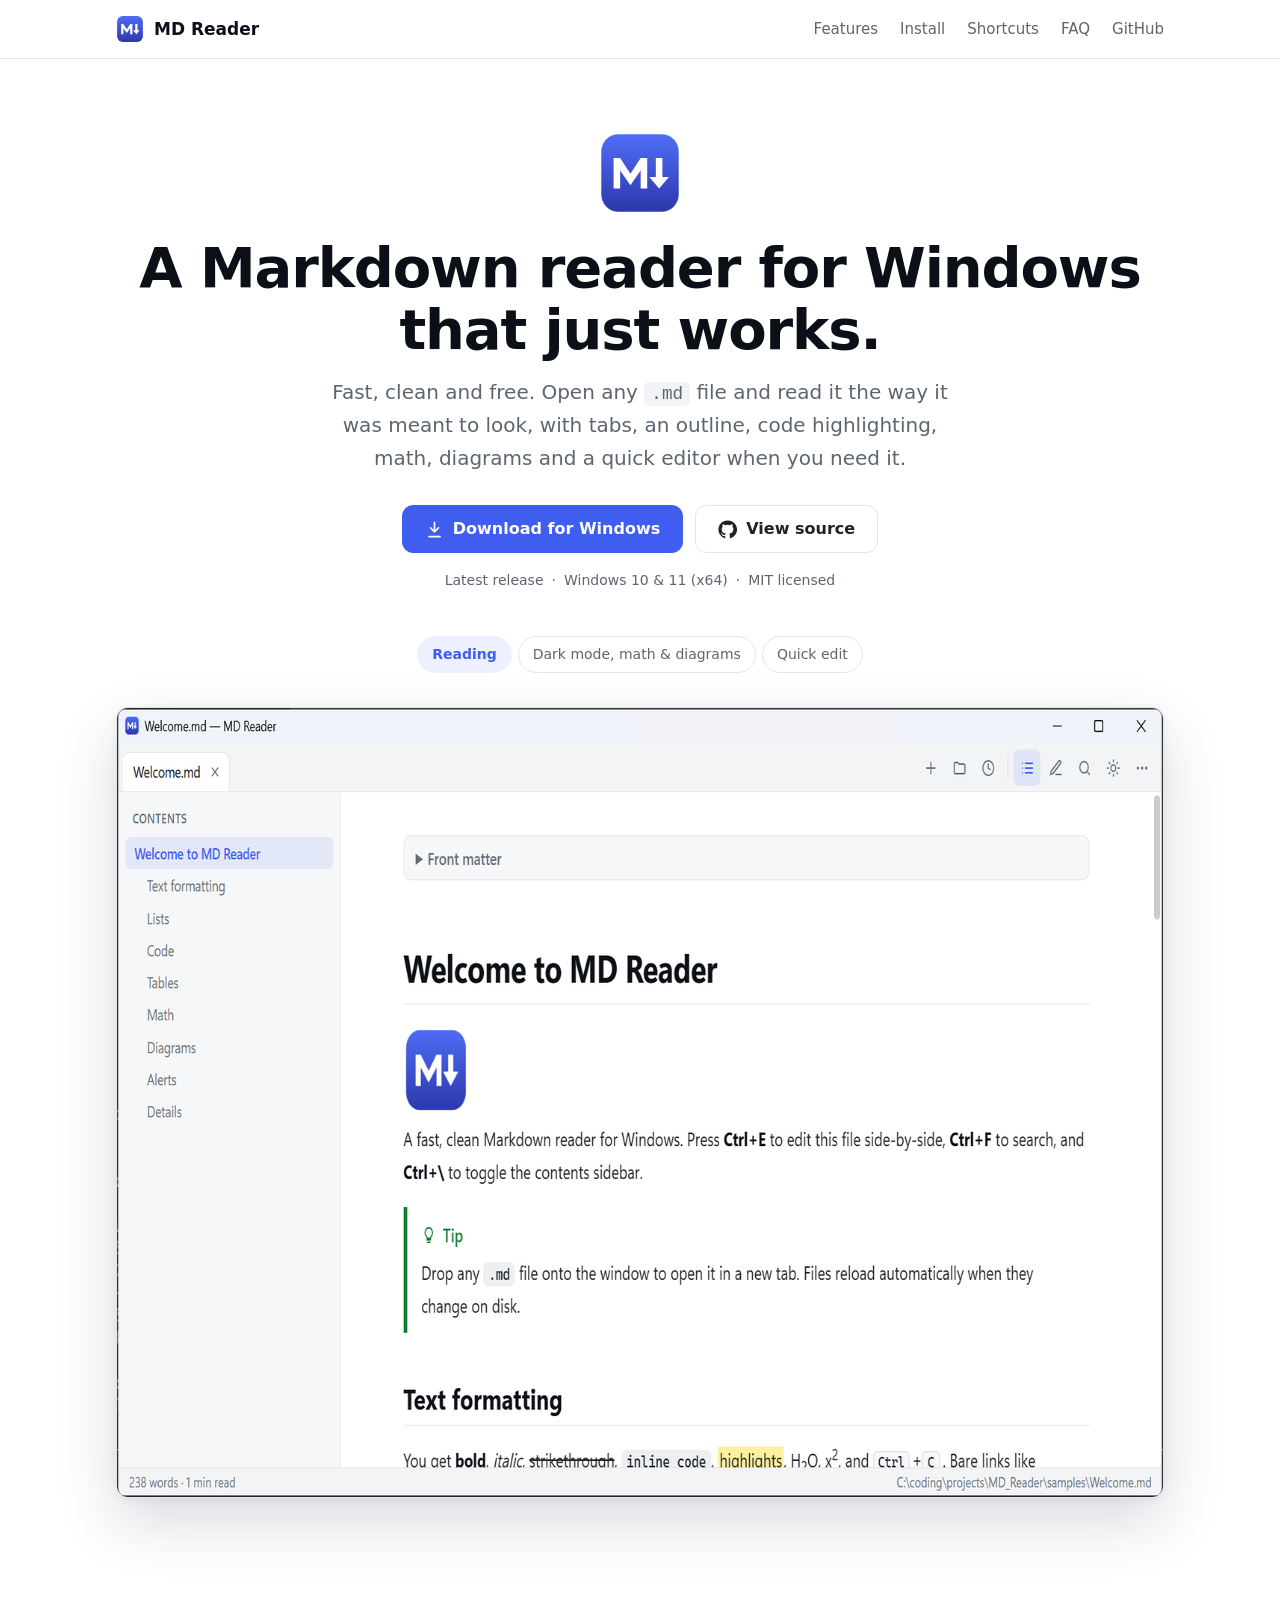
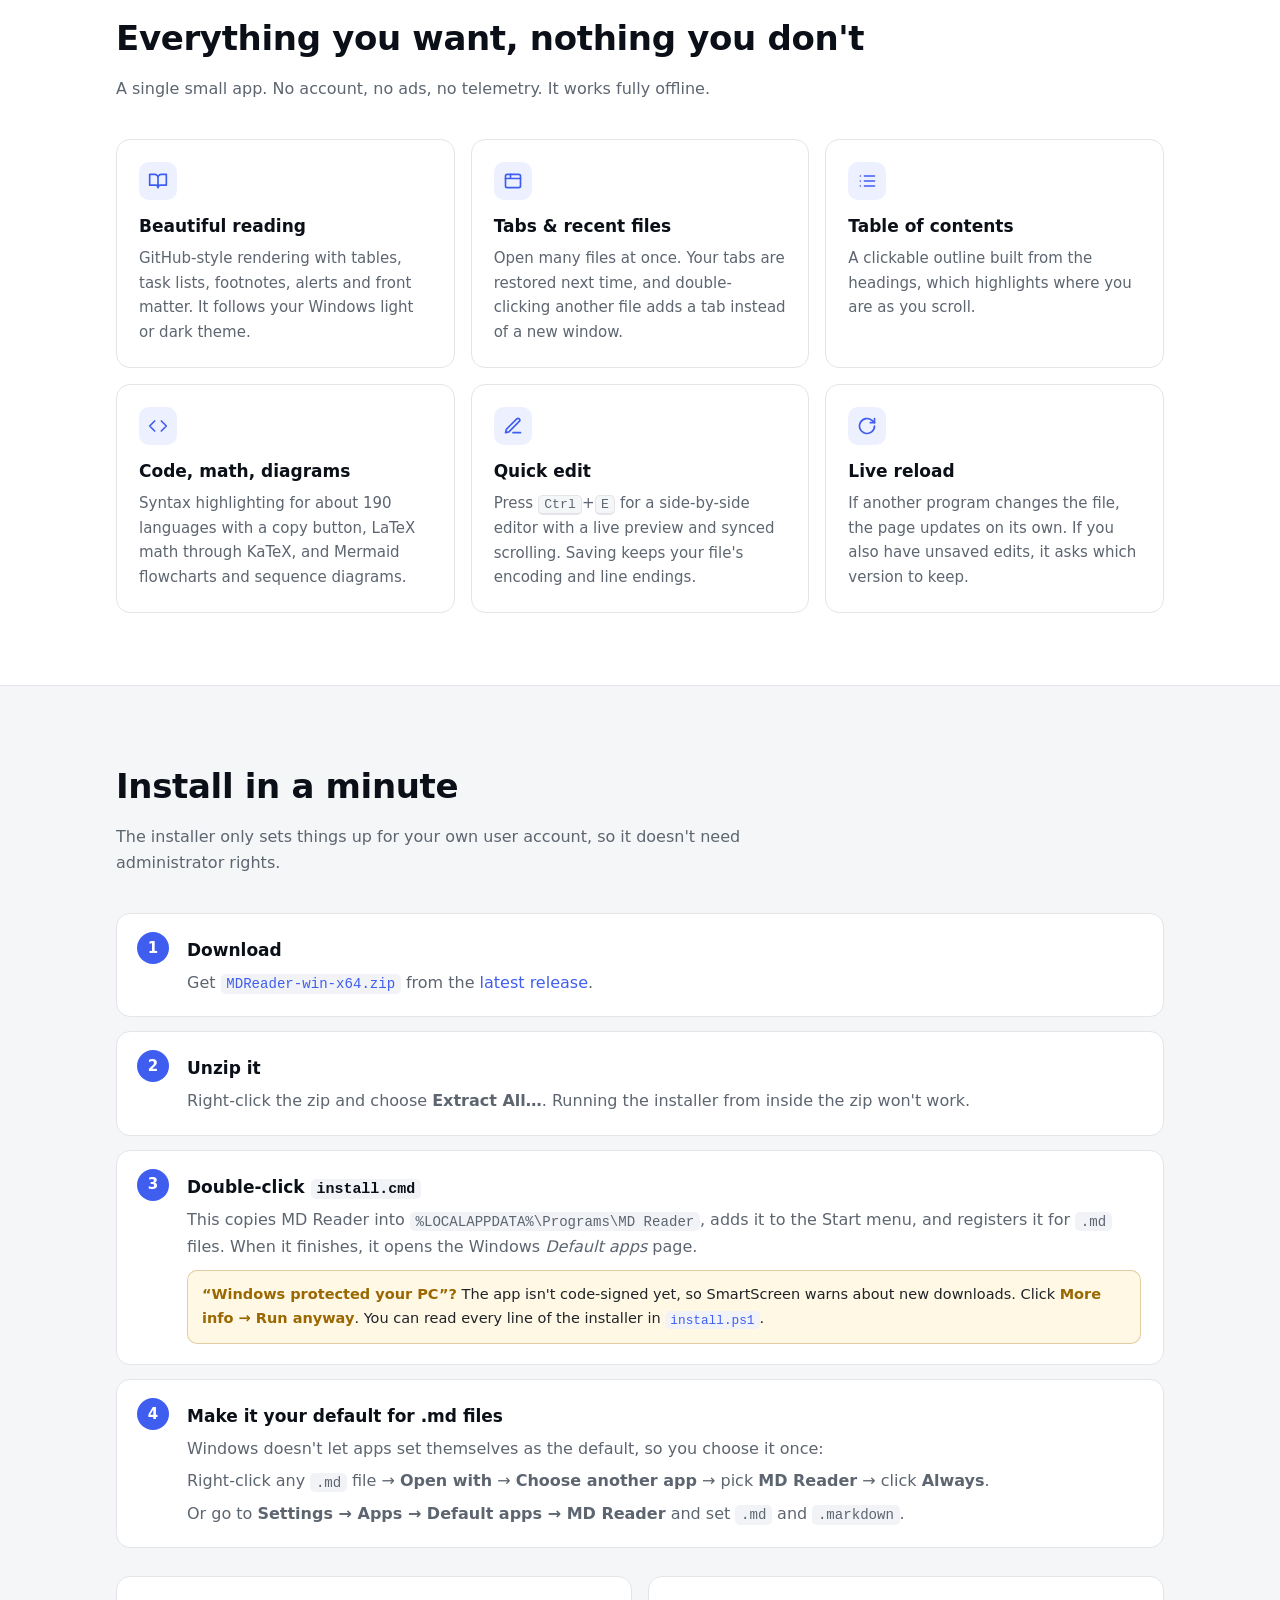
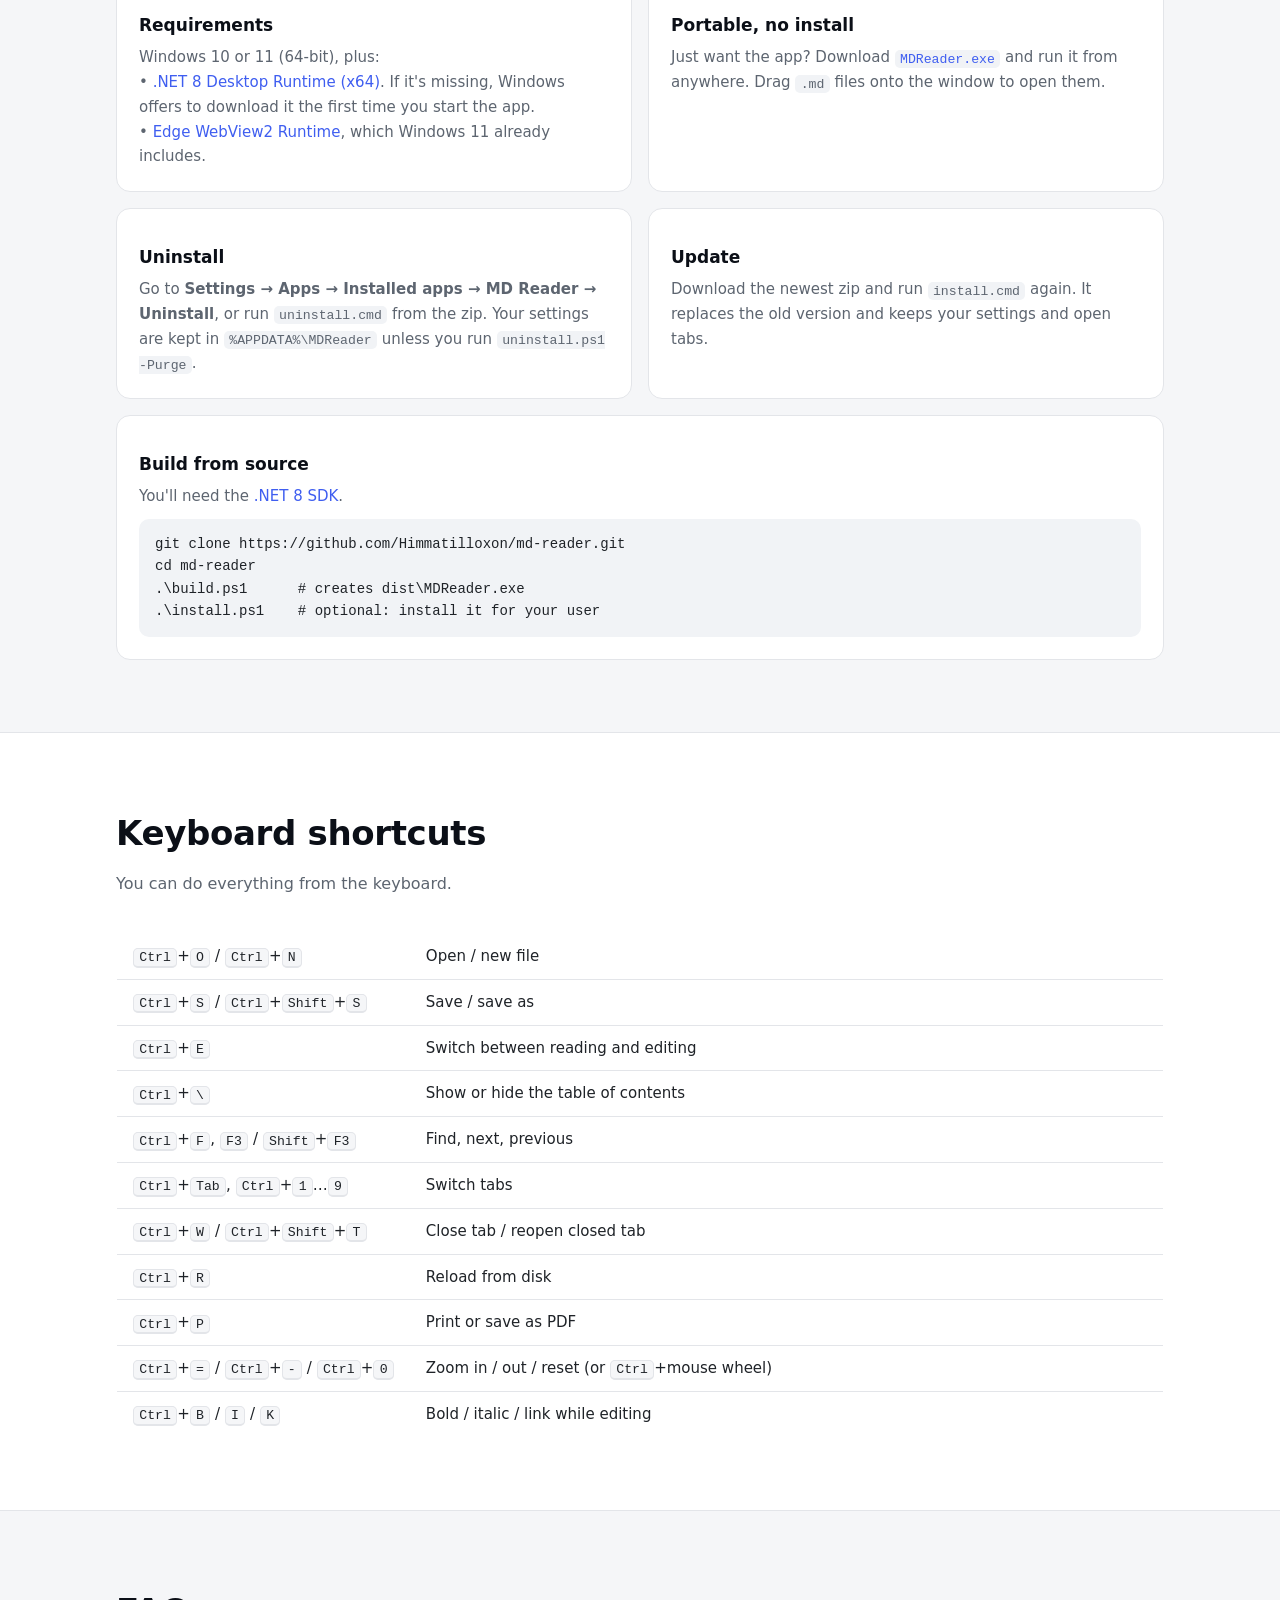
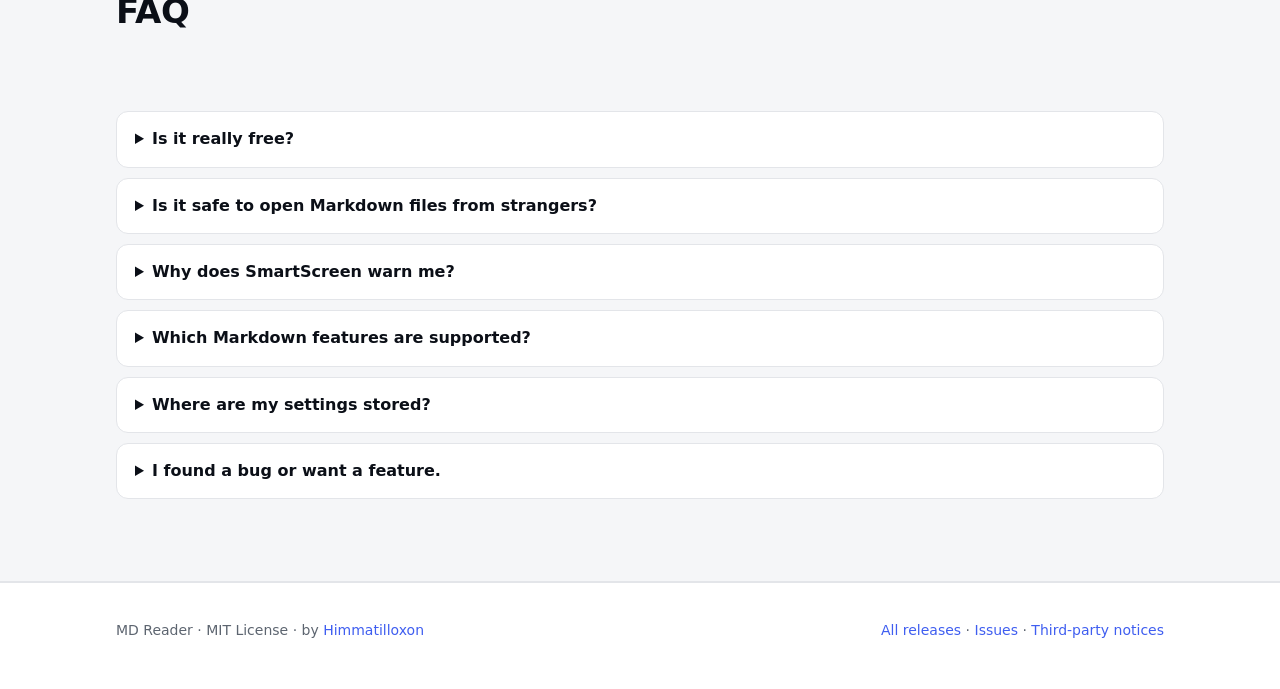
<file: docs/index.html>
<!doctype html>
<html lang="en">
<head>
<meta charset="utf-8">
<meta name="viewport" content="width=device-width, initial-scale=1">
<title>MD Reader — a fast, clean Markdown reader for Windows</title>
<meta name="description" content="Free and open-source Markdown reader and editor for Windows. Tabs, table of contents, code highlighting, math, Mermaid diagrams, dark mode, live reload.">
<meta property="og:title" content="MD Reader — Markdown reader for Windows">
<meta property="og:description" content="Free, open-source, fast. Tabs, outline, math, diagrams, dark mode, quick edit.">
<meta property="og:image" content="https://himmatilloxon.github.io/md-reader/screenshots/light.png">
<link rel="icon" href="logo.svg" type="image/svg+xml">
<style>
  :root {
    --bg: #ffffff; --bg-soft: #f5f6f8; --card: #ffffff; --border: #e3e5e9;
    --text: #1f2328; --strong: #0b0f17; --muted: #5d6570;
    --accent: #3f5ef0; --accent-ink: #ffffff; --accent-soft: rgba(63, 94, 240, .09);
    --code-bg: #f1f3f6; --warn: #9a6700; --warn-bg: #fff8e5;
    --shadow: 0 24px 60px rgba(20, 30, 60, .16), 0 2px 8px rgba(20, 30, 60, .06);
    --font: "Segoe UI Variable Text", "Segoe UI", system-ui, -apple-system, sans-serif;
    --mono: "Cascadia Mono", Consolas, ui-monospace, monospace;
    color-scheme: light;
  }
  @media (prefers-color-scheme: dark) {
    :root:not([data-theme="light"]) {
      --bg: #111318; --bg-soft: #171a20; --card: #191c23; --border: #2a2e37;
      --text: #dce0e6; --strong: #f4f6f9; --muted: #969daa;
      --accent: #7f97ff; --accent-ink: #0b0f17; --accent-soft: rgba(127, 151, 255, .12);
      --code-bg: #20242c; --warn: #e3b341; --warn-bg: #2a2412;
      --shadow: 0 24px 60px rgba(0, 0, 0, .55), 0 2px 8px rgba(0, 0, 0, .4);
      color-scheme: dark;
    }
  }
  * { box-sizing: border-box; }
  html { scroll-behavior: smooth; }
  body { margin: 0; background: var(--bg); color: var(--text); font: 16px/1.65 var(--font); -webkit-font-smoothing: antialiased; }
  a { color: var(--accent); text-decoration: none; }
  a:hover { text-decoration: underline; }
  img { max-width: 100%; display: block; }
  code, kbd { font-family: var(--mono); font-size: .88em; }
  code { background: var(--code-bg); padding: .12em .4em; border-radius: 5px; }
  kbd { border: 1px solid var(--border); border-bottom-width: 2px; border-radius: 5px; padding: .05em .4em; background: var(--bg-soft); white-space: nowrap; }
  .wrap { width: min(1080px, 100%); margin: 0 auto; padding: 0 16px; }

  header.top { position: sticky; top: 0; z-index: 10; background: color-mix(in srgb, var(--bg) 85%, transparent); backdrop-filter: blur(12px); border-bottom: 1px solid var(--border); }
  header.top .wrap { display: flex; align-items: center; gap: 20px; height: 58px; }
  .brand { display: flex; align-items: center; gap: 10px; font-weight: 650; color: var(--strong); font-size: 17px; }
  .brand img { width: 28px; height: 28px; }
  .brand:hover { text-decoration: none; }
  nav.links { margin-left: auto; display: flex; gap: 22px; font-size: 15px; }
  nav.links a { color: var(--muted); }
  nav.links a:hover { color: var(--text); text-decoration: none; }

  .hero { padding: 72px 0 40px; text-align: center; }
  .hero .logo { width: 84px; height: 84px; margin: 0 auto 22px; }
  .hero h1 { font-size: clamp(34px, 6vw, 56px); line-height: 1.1; margin: 0 0 16px; color: var(--strong); letter-spacing: -.02em; font-weight: 700; }
  .hero p.lead { font-size: clamp(17px, 2.2vw, 20px); color: var(--muted); max-width: 640px; margin: 0 auto 30px; }
  .cta { display: flex; gap: 12px; justify-content: center; flex-wrap: wrap; }
  .btn { display: inline-flex; align-items: center; gap: 9px; height: 48px; padding: 0 22px; border-radius: 11px; font-weight: 600; font-size: 16px; border: 1px solid var(--border); color: var(--text); background: var(--card); }
  .btn:hover { text-decoration: none; border-color: color-mix(in srgb, var(--accent) 50%, var(--border)); }
  .btn.primary { background: var(--accent); border-color: var(--accent); color: var(--accent-ink); }
  .btn.primary:hover { filter: brightness(1.07); }
  .btn svg { width: 19px; height: 19px; }
  .meta { margin-top: 16px; font-size: 14px; color: var(--muted); }
  .meta span + span::before { content: "·"; margin: 0 8px; }

  .shot { margin: 34px auto 0; border-radius: 12px; overflow: hidden; box-shadow: var(--shadow); border: 1px solid var(--border); }
  .shots-tabs { display: flex; gap: 6px; justify-content: center; margin-top: 44px; flex-wrap: wrap; }
  .shots-tabs button { font: inherit; font-size: 14px; padding: 6px 14px; border-radius: 99px; border: 1px solid var(--border); background: var(--card); color: var(--muted); cursor: pointer; }
  .shots-tabs button[aria-selected="true"] { background: var(--accent-soft); color: var(--accent); border-color: transparent; font-weight: 600; }

  section { padding: 72px 0; }
  section.alt { background: var(--bg-soft); border-top: 1px solid var(--border); border-bottom: 1px solid var(--border); }
  h2 { font-size: clamp(26px, 3.6vw, 34px); color: var(--strong); margin: 0 0 10px; letter-spacing: -.01em; }
  .sub { color: var(--muted); margin: 0 0 36px; max-width: 640px; }

  .grid { display: grid; grid-template-columns: repeat(3, 1fr); gap: 16px; }
  .card { background: var(--card); border: 1px solid var(--border); border-radius: 14px; padding: 22px; }
  .card h3 { margin: 12px 0 6px; font-size: 17px; color: var(--strong); }
  .card p { margin: 0; color: var(--muted); font-size: 15px; }
  .ico { width: 38px; height: 38px; border-radius: 10px; background: var(--accent-soft); color: var(--accent); display: grid; place-items: center; }
  .ico svg { width: 20px; height: 20px; }

  .steps { counter-reset: step; display: grid; gap: 14px; margin: 0; padding: 0; list-style: none; }
  .steps > li { counter-increment: step; position: relative; padding: 20px 22px 20px 70px; background: var(--card); border: 1px solid var(--border); border-radius: 14px; }
  .steps > li::before { content: counter(step); position: absolute; left: 20px; top: 18px; width: 32px; height: 32px; border-radius: 50%; background: var(--accent); color: var(--accent-ink); display: grid; place-items: center; font-weight: 700; font-size: 15px; }
  .steps h3 { margin: 2px 0 6px; font-size: 17px; color: var(--strong); }
  .steps p { margin: 0 0 6px; color: var(--muted); }
  .steps p:last-child { margin-bottom: 0; }
  .note { margin-top: 10px; padding: 12px 14px; border-radius: 10px; background: var(--warn-bg); border: 1px solid color-mix(in srgb, var(--warn) 30%, transparent); font-size: 14.5px; color: var(--text); }
  .note strong { color: var(--warn); }

  .two { display: grid; grid-template-columns: 1fr 1fr; gap: 16px; margin-top: 28px; }
  pre { margin: 10px 0 0; padding: 14px 16px; background: var(--code-bg); border-radius: 10px; overflow-x: auto; font: 14px/1.6 var(--mono); }
  pre code { background: none; padding: 0; font-size: 1em; }

  table { width: 100%; border-collapse: collapse; font-size: 15px; background: var(--card); border: 1px solid var(--border); border-radius: 14px; overflow: hidden; }
  td { padding: 10px 16px; border-top: 1px solid var(--border); vertical-align: top; }
  tr:first-child td { border-top: 0; }
  td:first-child { white-space: nowrap; width: 1%; }
  .faq details { background: var(--card); border: 1px solid var(--border); border-radius: 12px; padding: 14px 18px; margin-bottom: 10px; }
  .faq summary { cursor: pointer; font-weight: 600; color: var(--strong); }
  .faq details p { margin: 10px 0 0; color: var(--muted); }

  footer { padding: 36px 0 48px; color: var(--muted); font-size: 14px; border-top: 1px solid var(--border); }
  footer .wrap { display: flex; gap: 16px; justify-content: space-between; flex-wrap: wrap; }

  @media (max-width: 860px) {
    .grid { grid-template-columns: 1fr 1fr; }
    .two { grid-template-columns: 1fr; }
  }
  @media (max-width: 600px) {
    nav.links a:not(.gh) { display: none; }
    .grid { grid-template-columns: 1fr; }
    .hero { padding-top: 48px; }
    .steps > li { padding: 62px 18px 18px; }
    .steps > li::before { top: 18px; left: 18px; }
    td:first-child { white-space: normal; }
    .btn { width: 100%; justify-content: center; }
  }
</style>
</head>
<body>

<header class="top">
  <div class="wrap">
    <a class="brand" href="#"><img src="logo.svg" alt="">MD Reader</a>
    <nav class="links">
      <a href="#features">Features</a>
      <a href="#install">Install</a>
      <a href="#shortcuts">Shortcuts</a>
      <a href="#faq">FAQ</a>
      <a class="gh" href="https://github.com/Himmatilloxon/md-reader">GitHub</a>
    </nav>
  </div>
</header>

<main>
  <div class="hero">
    <div class="wrap">
      <img class="logo" src="logo.svg" alt="MD Reader logo">
      <h1>A Markdown reader for Windows<br>that just works.</h1>
      <p class="lead">Fast, clean and free. Open any <code>.md</code> file and read it the way it was meant to look, with tabs, an outline, code highlighting, math, diagrams and a quick editor when you need it.</p>
      <div class="cta">
        <a class="btn primary" href="https://github.com/Himmatilloxon/md-reader/releases/latest/download/MDReader-win-x64.zip">
          <svg viewBox="0 0 24 24" fill="none" stroke="currentColor" stroke-width="2" stroke-linecap="round" stroke-linejoin="round"><path d="M12 3v12M7 10l5 5 5-5M5 21h14"/></svg>
          Download for Windows
        </a>
        <a class="btn" href="https://github.com/Himmatilloxon/md-reader">
          <svg viewBox="0 0 24 24" fill="currentColor"><path d="M12 .5a11.5 11.5 0 0 0-3.64 22.41c.58.1.79-.25.79-.56v-2c-3.2.7-3.88-1.37-3.88-1.37-.53-1.33-1.28-1.69-1.28-1.69-1.05-.71.08-.7.08-.7 1.16.08 1.77 1.19 1.77 1.19 1.03 1.77 2.7 1.26 3.36.96.1-.75.4-1.26.73-1.55-2.55-.29-5.24-1.28-5.24-5.69 0-1.26.45-2.29 1.19-3.09-.12-.29-.52-1.46.11-3.05 0 0 .97-.31 3.17 1.18a11 11 0 0 1 5.77 0c2.2-1.49 3.17-1.18 3.17-1.18.63 1.59.23 2.76.11 3.05.74.8 1.19 1.83 1.19 3.09 0 4.42-2.7 5.39-5.26 5.68.41.36.78 1.06.78 2.14v3.17c0 .31.21.67.8.56A11.5 11.5 0 0 0 12 .5z"/></svg>
          View source
        </a>
      </div>
      <div class="meta"><span id="version">Latest release</span><span>Windows 10 &amp; 11 (x64)</span><span>MIT licensed</span></div>

      <div class="shots-tabs" role="tablist">
        <button role="tab" aria-selected="true" data-shot="light">Reading</button>
        <button role="tab" aria-selected="false" data-shot="dark">Dark mode, math &amp; diagrams</button>
        <button role="tab" aria-selected="false" data-shot="edit">Quick edit</button>
      </div>
      <div class="shot"><img id="shot" src="screenshots/light.png" width="1400" height="789" alt="MD Reader showing a Markdown document with a table of contents sidebar"></div>
    </div>
  </div>

  <section id="features">
    <div class="wrap">
      <h2>Everything you want, nothing you don't</h2>
      <p class="sub">A single small app. No account, no ads, no telemetry. It works fully offline.</p>
      <div class="grid">
        <div class="card"><div class="ico"><svg viewBox="0 0 24 24" fill="none" stroke="currentColor" stroke-width="2" stroke-linecap="round" stroke-linejoin="round"><path d="M2 4h6a4 4 0 0 1 4 4v12a3 3 0 0 0-3-3H2zM22 4h-6a4 4 0 0 0-4 4v12a3 3 0 0 1 3-3h7z"/></svg></div><h3>Beautiful reading</h3><p>GitHub-style rendering with tables, task lists, footnotes, alerts and front matter. It follows your Windows light or dark theme.</p></div>
        <div class="card"><div class="ico"><svg viewBox="0 0 24 24" fill="none" stroke="currentColor" stroke-width="2" stroke-linecap="round" stroke-linejoin="round"><rect x="3" y="4" width="18" height="16" rx="2"/><path d="M3 9h18M9 4v5"/></svg></div><h3>Tabs &amp; recent files</h3><p>Open many files at once. Your tabs are restored next time, and double-clicking another file adds a tab instead of a new window.</p></div>
        <div class="card"><div class="ico"><svg viewBox="0 0 24 24" fill="none" stroke="currentColor" stroke-width="2" stroke-linecap="round" stroke-linejoin="round"><path d="M9 6h12M9 12h12M9 18h12M4 6h.01M4 12h.01M4 18h.01"/></svg></div><h3>Table of contents</h3><p>A clickable outline built from the headings, which highlights where you are as you scroll.</p></div>
        <div class="card"><div class="ico"><svg viewBox="0 0 24 24" fill="none" stroke="currentColor" stroke-width="2" stroke-linecap="round" stroke-linejoin="round"><path d="m16 18 6-6-6-6M8 6l-6 6 6 6"/></svg></div><h3>Code, math, diagrams</h3><p>Syntax highlighting for about 190 languages with a copy button, LaTeX math through KaTeX, and Mermaid flowcharts and sequence diagrams.</p></div>
        <div class="card"><div class="ico"><svg viewBox="0 0 24 24" fill="none" stroke="currentColor" stroke-width="2" stroke-linecap="round" stroke-linejoin="round"><path d="M12 20h9M16.5 3.5a2.1 2.1 0 0 1 3 3L7 19l-4 1 1-4z"/></svg></div><h3>Quick edit</h3><p>Press <kbd>Ctrl</kbd>+<kbd>E</kbd> for a side-by-side editor with a live preview and synced scrolling. Saving keeps your file's encoding and line endings.</p></div>
        <div class="card"><div class="ico"><svg viewBox="0 0 24 24" fill="none" stroke="currentColor" stroke-width="2" stroke-linecap="round" stroke-linejoin="round"><path d="M21 12a9 9 0 1 1-3-6.7L21 8"/><path d="M21 3v5h-5"/></svg></div><h3>Live reload</h3><p>If another program changes the file, the page updates on its own. If you also have unsaved edits, it asks which version to keep.</p></div>
      </div>
    </div>
  </section>

  <section id="install" class="alt">
    <div class="wrap">
      <h2>Install in a minute</h2>
      <p class="sub">The installer only sets things up for your own user account, so it doesn't need administrator rights.</p>

      <ol class="steps">
        <li>
          <h3>Download</h3>
          <p>Get <a href="https://github.com/Himmatilloxon/md-reader/releases/latest/download/MDReader-win-x64.zip"><code>MDReader-win-x64.zip</code></a> from the <a href="https://github.com/Himmatilloxon/md-reader/releases/latest">latest release</a>.</p>
        </li>
        <li>
          <h3>Unzip it</h3>
          <p>Right-click the zip and choose <strong>Extract All…</strong>. Running the installer from inside the zip won't work.</p>
        </li>
        <li>
          <h3>Double-click <code>install.cmd</code></h3>
          <p>This copies MD Reader into <code>%LOCALAPPDATA%\Programs\MD Reader</code>, adds it to the Start menu, and registers it for <code>.md</code> files. When it finishes, it opens the Windows <em>Default apps</em> page.</p>
          <div class="note"><strong>“Windows protected your PC”?</strong> The app isn't code-signed yet, so SmartScreen warns about new downloads. Click <strong>More info → Run anyway</strong>. You can read every line of the installer in <a href="https://github.com/Himmatilloxon/md-reader/blob/main/install.ps1"><code>install.ps1</code></a>.</div>
        </li>
        <li>
          <h3>Make it your default for .md files</h3>
          <p>Windows doesn't let apps set themselves as the default, so you choose it once:</p>
          <p>Right-click any <code>.md</code> file → <strong>Open with</strong> → <strong>Choose another app</strong> → pick <strong>MD Reader</strong> → click <strong>Always</strong>.</p>
          <p>Or go to <strong>Settings → Apps → Default apps → MD Reader</strong> and set <code>.md</code> and <code>.markdown</code>.</p>
        </li>
      </ol>

      <div class="two">
        <div class="card">
          <h3>Requirements</h3>
          <p>Windows 10 or 11 (64-bit), plus:</p>
          <p>• <a href="https://dotnet.microsoft.com/download/dotnet/8.0">.NET 8 Desktop Runtime (x64)</a>. If it's missing, Windows offers to download it the first time you start the app.<br>
             • <a href="https://developer.microsoft.com/microsoft-edge/webview2/">Edge WebView2 Runtime</a>, which Windows 11 already includes.</p>
        </div>
        <div class="card">
          <h3>Portable, no install</h3>
          <p>Just want the app? Download <a href="https://github.com/Himmatilloxon/md-reader/releases/latest/download/MDReader.exe"><code>MDReader.exe</code></a> and run it from anywhere. Drag <code>.md</code> files onto the window to open them.</p>
        </div>
        <div class="card">
          <h3>Uninstall</h3>
          <p>Go to <strong>Settings → Apps → Installed apps → MD Reader → Uninstall</strong>, or run <code>uninstall.cmd</code> from the zip. Your settings are kept in <code>%APPDATA%\MDReader</code> unless you run <code>uninstall.ps1 -Purge</code>.</p>
        </div>
        <div class="card">
          <h3>Update</h3>
          <p>Download the newest zip and run <code>install.cmd</code> again. It replaces the old version and keeps your settings and open tabs.</p>
        </div>
      </div>

      <div class="card" style="margin-top:16px">
        <h3>Build from source</h3>
        <p>You'll need the <a href="https://dotnet.microsoft.com/download/dotnet/8.0">.NET 8 SDK</a>.</p>
<pre><code>git clone https://github.com/Himmatilloxon/md-reader.git
cd md-reader
.\build.ps1      # creates dist\MDReader.exe
.\install.ps1    # optional: install it for your user</code></pre>
      </div>
    </div>
  </section>

  <section id="shortcuts">
    <div class="wrap">
      <h2>Keyboard shortcuts</h2>
      <p class="sub">You can do everything from the keyboard.</p>
      <table>
        <tr><td><kbd>Ctrl</kbd>+<kbd>O</kbd> / <kbd>Ctrl</kbd>+<kbd>N</kbd></td><td>Open / new file</td></tr>
        <tr><td><kbd>Ctrl</kbd>+<kbd>S</kbd> / <kbd>Ctrl</kbd>+<kbd>Shift</kbd>+<kbd>S</kbd></td><td>Save / save as</td></tr>
        <tr><td><kbd>Ctrl</kbd>+<kbd>E</kbd></td><td>Switch between reading and editing</td></tr>
        <tr><td><kbd>Ctrl</kbd>+<kbd>\</kbd></td><td>Show or hide the table of contents</td></tr>
        <tr><td><kbd>Ctrl</kbd>+<kbd>F</kbd>, <kbd>F3</kbd> / <kbd>Shift</kbd>+<kbd>F3</kbd></td><td>Find, next, previous</td></tr>
        <tr><td><kbd>Ctrl</kbd>+<kbd>Tab</kbd>, <kbd>Ctrl</kbd>+<kbd>1</kbd>…<kbd>9</kbd></td><td>Switch tabs</td></tr>
        <tr><td><kbd>Ctrl</kbd>+<kbd>W</kbd> / <kbd>Ctrl</kbd>+<kbd>Shift</kbd>+<kbd>T</kbd></td><td>Close tab / reopen closed tab</td></tr>
        <tr><td><kbd>Ctrl</kbd>+<kbd>R</kbd></td><td>Reload from disk</td></tr>
        <tr><td><kbd>Ctrl</kbd>+<kbd>P</kbd></td><td>Print or save as PDF</td></tr>
        <tr><td><kbd>Ctrl</kbd>+<kbd>=</kbd> / <kbd>Ctrl</kbd>+<kbd>-</kbd> / <kbd>Ctrl</kbd>+<kbd>0</kbd></td><td>Zoom in / out / reset (or <kbd>Ctrl</kbd>+mouse wheel)</td></tr>
        <tr><td><kbd>Ctrl</kbd>+<kbd>B</kbd> / <kbd>I</kbd> / <kbd>K</kbd></td><td>Bold / italic / link while editing</td></tr>
      </table>
    </div>
  </section>

  <section id="faq" class="alt faq">
    <div class="wrap">
      <h2>FAQ</h2>
      <p class="sub">&nbsp;</p>
      <details><summary>Is it really free?</summary><p>Yes. It's open source under the MIT license, with no ads, no account and no tracking. The app never connects to the internet unless a document links to images online.</p></details>
      <details><summary>Is it safe to open Markdown files from strangers?</summary><p>Yes. HTML inside documents is sanitized, so scripts never run. Clicking a link to a program or script only shows it in File Explorer instead of running it.</p></details>
      <details><summary>Why does SmartScreen warn me?</summary><p>The exe isn't code-signed, and signing certificates cost money. SmartScreen warns about any new, unsigned download. The source code and the build that produces each release are public. Each release is built by <a href="https://github.com/Himmatilloxon/md-reader/actions">GitHub Actions</a> straight from the source.</p></details>
      <details><summary>Which Markdown features are supported?</summary><p>CommonMark, plus GitHub tables, task lists, strikethrough, autolinks, footnotes, alerts (<code>&gt; [!NOTE]</code>), <code>&lt;details&gt;</code>, YAML front matter, KaTeX math (<code>$…$</code>, <code>$$…$$</code>, <code>```math</code>) and Mermaid diagrams (<code>```mermaid</code>).</p></details>
      <details><summary>Where are my settings stored?</summary><p>In <code>%APPDATA%\MDReader\settings.json</code>: theme, zoom, recent files, open tabs and window position.</p></details>
      <details><summary>I found a bug or want a feature.</summary><p>Please <a href="https://github.com/Himmatilloxon/md-reader/issues/new">open an issue</a>. Pull requests are welcome too.</p></details>
    </div>
  </section>
</main>

<footer>
  <div class="wrap">
    <span>MD Reader · MIT License · by <a href="https://github.com/Himmatilloxon">Himmatilloxon</a></span>
    <span><a href="https://github.com/Himmatilloxon/md-reader/releases">All releases</a> · <a href="https://github.com/Himmatilloxon/md-reader/issues">Issues</a> · <a href="https://github.com/Himmatilloxon/md-reader/blob/main/THIRD_PARTY_NOTICES.md">Third-party notices</a></span>
  </div>
</footer>

<script>
  // screenshot switcher
  const shot = document.getElementById('shot');
  const alts = { light: 'MD Reader showing a Markdown document with a table of contents sidebar', dark: 'MD Reader in dark mode rendering math and a Mermaid diagram', edit: 'MD Reader split editor with live preview' };
  document.querySelectorAll('[data-shot]').forEach(b => b.addEventListener('click', () => {
    document.querySelectorAll('[data-shot]').forEach(x => x.setAttribute('aria-selected', String(x === b)));
    shot.src = 'screenshots/' + b.dataset.shot + '.png';
    shot.alt = alts[b.dataset.shot];
  }));
  // show the latest version number (optional; page works without it)
  fetch('https://api.github.com/repos/Himmatilloxon/md-reader/releases/latest')
    .then(r => r.ok ? r.json() : null)
    .then(r => { if (r && r.tag_name) document.getElementById('version').textContent = 'Version ' + r.tag_name.replace(/^v/, ''); })
    .catch(() => {});
</script>
</body>
</html>
</file>
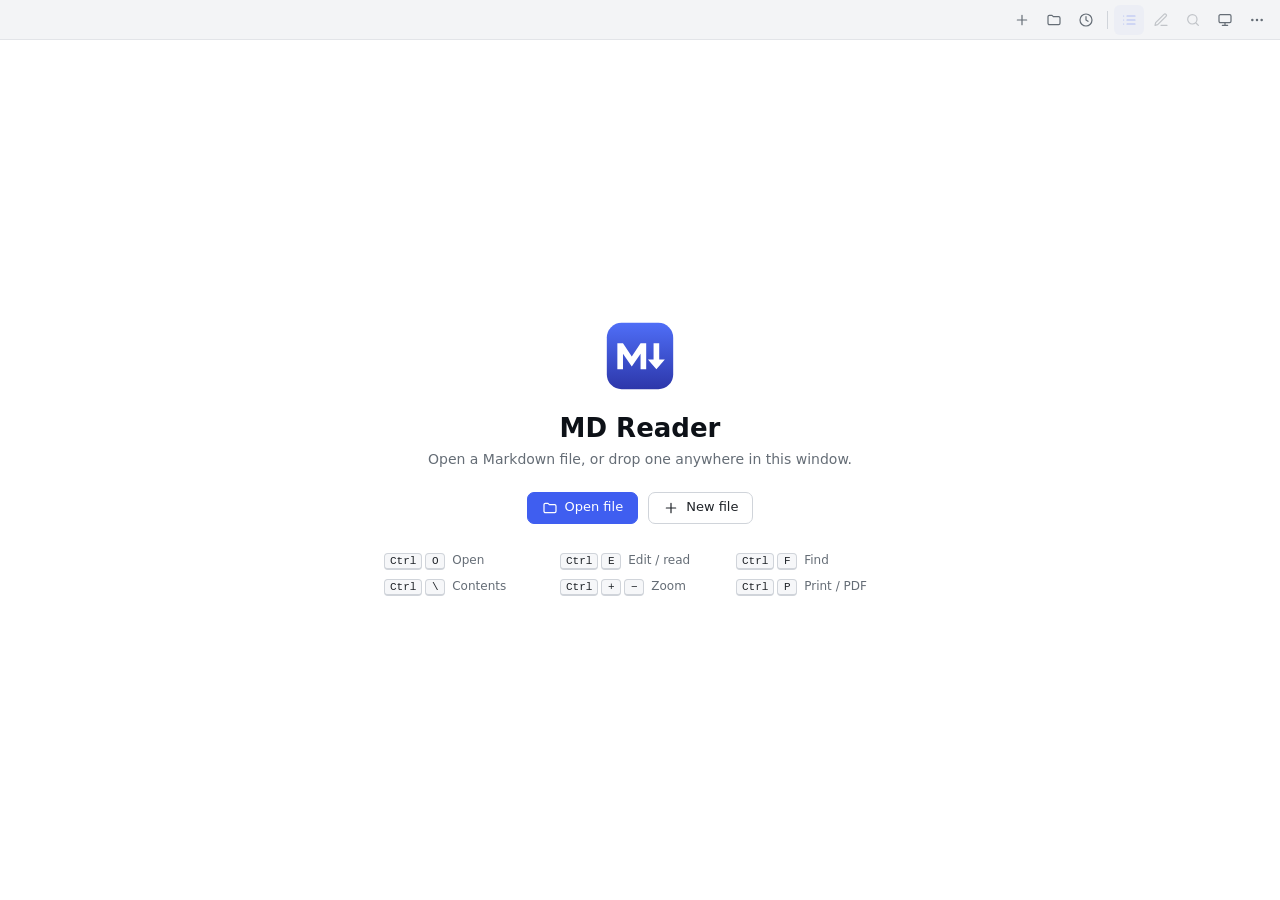
<file: src/MDReader/wwwroot/index.html>
﻿<!doctype html>
<html lang="en">
<head>
<meta charset="utf-8">
<meta name="viewport" content="width=device-width, initial-scale=1">
<title>MD Reader</title>
<script>
  (function () {
    var report = function (m) { try { window.chrome.webview.postMessage({ type: 'log', message: String(m) }); } catch (e) {} };
    window.addEventListener('error', function (e) { report((e.message || e) + ' @ ' + (e.filename || '') + ':' + (e.lineno || '')); });
    window.addEventListener('unhandledrejection', function (e) { report('unhandled: ' + (e.reason && (e.reason.stack || e.reason.message) || e.reason)); });
  })();
</script>
<link rel="stylesheet" href="vendor/katex/katex.min.css">
<link rel="stylesheet" href="vendor/hljs-light.css" id="hljs-light">
<link rel="stylesheet" href="vendor/hljs-dark.css" id="hljs-dark" disabled>
<link rel="stylesheet" href="vendor/codemirror/codemirror.css">
<link rel="stylesheet" href="app.css">
</head>
<body>
<div id="app" class="mode-view">
  <header id="topbar">
    <div id="tabs" role="tablist"></div>
    <div class="actions">
      <button class="icon-btn" data-cmd="new" title="New file (Ctrl+N)" data-icon="plus"></button>
      <button class="icon-btn" data-cmd="open" title="Open file (Ctrl+O)" data-icon="folder"></button>
      <button class="icon-btn" data-cmd="recent" title="Recent files" data-icon="clock"></button>
      <span class="sep"></span>
      <button class="icon-btn" data-cmd="toc" title="Contents sidebar (Ctrl+\)" data-icon="list" id="btn-toc"></button>
      <button class="icon-btn" data-cmd="edit" title="Edit / Read (Ctrl+E)" data-icon="pen" id="btn-edit"></button>
      <button class="icon-btn" data-cmd="find" title="Find (Ctrl+F)" data-icon="search"></button>
      <button class="icon-btn" data-cmd="theme" title="Theme" data-icon="sun" id="btn-theme"></button>
      <button class="icon-btn" data-cmd="menu" title="More" data-icon="dots"></button>
    </div>
  </header>

  <div id="banner" hidden>
    <span id="banner-text"></span>
    <span class="banner-actions"></span>
  </div>

  <main id="main">
    <aside id="sidebar">
      <div class="side-head">Contents</div>
      <nav id="toc"></nav>
    </aside>
    <section id="editor-pane"><div id="editor"></div></section>
    <div id="splitter" title="Drag to resize"></div>
    <section id="view-pane" tabindex="-1">
      <article id="doc" class="markdown-body"></article>
    </section>

    <section id="welcome">
      <div class="welcome-inner">
        <div class="logo"><img src="logo.svg" alt=""></div>
        <h1>MD Reader</h1>
        <p class="sub">Open a Markdown file, or drop one anywhere in this window.</p>
        <div class="welcome-buttons">
          <button class="btn primary" data-cmd="open"><i data-icon="folder"></i>Open file</button>
          <button class="btn" data-cmd="new"><i data-icon="plus"></i>New file</button>
        </div>
        <div id="welcome-recent"></div>
        <div class="shortcuts">
          <div><kbd>Ctrl</kbd><kbd>O</kbd> Open</div>
          <div><kbd>Ctrl</kbd><kbd>E</kbd> Edit / read</div>
          <div><kbd>Ctrl</kbd><kbd>F</kbd> Find</div>
          <div><kbd>Ctrl</kbd><kbd>\</kbd> Contents</div>
          <div><kbd>Ctrl</kbd><kbd>+</kbd><kbd>−</kbd> Zoom</div>
          <div><kbd>Ctrl</kbd><kbd>P</kbd> Print / PDF</div>
        </div>
      </div>
    </section>
  </main>

  <footer id="status">
    <span id="status-left"></span>
    <span id="status-right"></span>
  </footer>

  <div id="findbar" hidden>
    <input id="find-input" type="text" placeholder="Find" spellcheck="false" autocomplete="off">
    <span id="find-count"></span>
    <button class="icon-btn small" id="find-prev" title="Previous (Shift+Enter)" data-icon="up"></button>
    <button class="icon-btn small" id="find-next" title="Next (Enter)" data-icon="down"></button>
    <button class="icon-btn small" id="find-close" title="Close (Esc)" data-icon="x"></button>
  </div>

  <div id="popover" hidden></div>
  <div id="modal-backdrop" hidden><div id="modal" role="dialog" aria-modal="true"></div></div>
  <div id="toast" hidden></div>
  <div id="drop-overlay" hidden><div>Drop to open</div></div>
</div>

<script src="vendor/markdown-it.min.js"></script>
<script src="vendor/markdown-it-footnote.min.js"></script>
<script src="vendor/purify.min.js"></script>
<script src="vendor/highlight.min.js"></script>
<script src="vendor/katex/katex.min.js"></script>
<script src="vendor/codemirror/codemirror.js"></script>
<script src="vendor/codemirror/overlay.js"></script>
<script src="vendor/codemirror/xml.js"></script>
<script src="vendor/codemirror/markdown.js"></script>
<script src="vendor/codemirror/gfm.js"></script>
<script src="vendor/codemirror/continuelist.js"></script>
<script src="vendor/codemirror/searchcursor.js"></script>
<script src="render.js"></script>
<script src="app.js"></script>
</body>
</html>
</file>
<file: src/MDReader/wwwroot/vendor/hljs-light.css>
pre code.hljs{display:block;overflow-x:auto;padding:1em}code.hljs{padding:3px 5px}/*!
  Theme: GitHub
  Description: Light theme as seen on github.com
  Author: github.com
  Maintainer: @Hirse
  Updated: 2021-05-15

  Outdated base version: https://github.com/primer/github-syntax-light
  Current colors taken from GitHub's CSS
*/.hljs{color:#24292e;background:#fff}.hljs-doctag,.hljs-keyword,.hljs-meta .hljs-keyword,.hljs-template-tag,.hljs-template-variable,.hljs-type,.hljs-variable.language_{color:#d73a49}.hljs-title,.hljs-title.class_,.hljs-title.class_.inherited__,.hljs-title.function_{color:#6f42c1}.hljs-attr,.hljs-attribute,.hljs-literal,.hljs-meta,.hljs-number,.hljs-operator,.hljs-selector-attr,.hljs-selector-class,.hljs-selector-id,.hljs-variable{color:#005cc5}.hljs-meta .hljs-string,.hljs-regexp,.hljs-string{color:#032f62}.hljs-built_in,.hljs-symbol{color:#e36209}.hljs-code,.hljs-comment,.hljs-formula{color:#6a737d}.hljs-name,.hljs-quote,.hljs-selector-pseudo,.hljs-selector-tag{color:#22863a}.hljs-subst{color:#24292e}.hljs-section{color:#005cc5;font-weight:700}.hljs-bullet{color:#735c0f}.hljs-emphasis{color:#24292e;font-style:italic}.hljs-strong{color:#24292e;font-weight:700}.hljs-addition{color:#22863a;background-color:#f0fff4}.hljs-deletion{color:#b31d28;background-color:#ffeef0}
</file>
<file: src/MDReader/wwwroot/vendor/hljs-dark.css>
pre code.hljs{display:block;overflow-x:auto;padding:1em}code.hljs{padding:3px 5px}/*!
  Theme: GitHub Dark
  Description: Dark theme as seen on github.com
  Author: github.com
  Maintainer: @Hirse
  Updated: 2021-05-15

  Outdated base version: https://github.com/primer/github-syntax-dark
  Current colors taken from GitHub's CSS
*/.hljs{color:#c9d1d9;background:#0d1117}.hljs-doctag,.hljs-keyword,.hljs-meta .hljs-keyword,.hljs-template-tag,.hljs-template-variable,.hljs-type,.hljs-variable.language_{color:#ff7b72}.hljs-title,.hljs-title.class_,.hljs-title.class_.inherited__,.hljs-title.function_{color:#d2a8ff}.hljs-attr,.hljs-attribute,.hljs-literal,.hljs-meta,.hljs-number,.hljs-operator,.hljs-selector-attr,.hljs-selector-class,.hljs-selector-id,.hljs-variable{color:#79c0ff}.hljs-meta .hljs-string,.hljs-regexp,.hljs-string{color:#a5d6ff}.hljs-built_in,.hljs-symbol{color:#ffa657}.hljs-code,.hljs-comment,.hljs-formula{color:#8b949e}.hljs-name,.hljs-quote,.hljs-selector-pseudo,.hljs-selector-tag{color:#7ee787}.hljs-subst{color:#c9d1d9}.hljs-section{color:#1f6feb;font-weight:700}.hljs-bullet{color:#f2cc60}.hljs-emphasis{color:#c9d1d9;font-style:italic}.hljs-strong{color:#c9d1d9;font-weight:700}.hljs-addition{color:#aff5b4;background-color:#033a16}.hljs-deletion{color:#ffdcd7;background-color:#67060c}
</file>
<file: src/MDReader/wwwroot/vendor/codemirror/codemirror.css>
/* BASICS */

.CodeMirror {
  /* Set height, width, borders, and global font properties here */
  font-family: monospace;
  height: 300px;
  color: black;
  direction: ltr;
}

/* PADDING */

.CodeMirror-lines {
  padding: 4px 0; /* Vertical padding around content */
}
.CodeMirror pre.CodeMirror-line,
.CodeMirror pre.CodeMirror-line-like {
  padding: 0 4px; /* Horizontal padding of content */
}

.CodeMirror-scrollbar-filler, .CodeMirror-gutter-filler {
  background-color: white; /* The little square between H and V scrollbars */
}

/* GUTTER */

.CodeMirror-gutters {
  border-right: 1px solid #ddd;
  background-color: #f7f7f7;
  white-space: nowrap;
}
.CodeMirror-linenumbers {}
.CodeMirror-linenumber {
  padding: 0 3px 0 5px;
  min-width: 20px;
  text-align: right;
  color: #999;
  white-space: nowrap;
}

.CodeMirror-guttermarker { color: black; }
.CodeMirror-guttermarker-subtle { color: #999; }

/* CURSOR */

.CodeMirror-cursor {
  border-left: 1px solid black;
  border-right: none;
  width: 0;
}
/* Shown when moving in bi-directional text */
.CodeMirror div.CodeMirror-secondarycursor {
  border-left: 1px solid silver;
}
.cm-fat-cursor .CodeMirror-cursor {
  width: auto;
  border: 0 !important;
  background: #7e7;
}
.cm-fat-cursor div.CodeMirror-cursors {
  z-index: 1;
}
.cm-fat-cursor .CodeMirror-line::selection,
.cm-fat-cursor .CodeMirror-line > span::selection, 
.cm-fat-cursor .CodeMirror-line > span > span::selection { background: transparent; }
.cm-fat-cursor .CodeMirror-line::-moz-selection,
.cm-fat-cursor .CodeMirror-line > span::-moz-selection,
.cm-fat-cursor .CodeMirror-line > span > span::-moz-selection { background: transparent; }
.cm-fat-cursor { caret-color: transparent; }
@-moz-keyframes blink {
  0% {}
  50% { background-color: transparent; }
  100% {}
}
@-webkit-keyframes blink {
  0% {}
  50% { background-color: transparent; }
  100% {}
}
@keyframes blink {
  0% {}
  50% { background-color: transparent; }
  100% {}
}

/* Can style cursor different in overwrite (non-insert) mode */
.CodeMirror-overwrite .CodeMirror-cursor {}

.cm-tab { display: inline-block; text-decoration: inherit; }

.CodeMirror-rulers {
  position: absolute;
  left: 0; right: 0; top: -50px; bottom: 0;
  overflow: hidden;
}
.CodeMirror-ruler {
  border-left: 1px solid #ccc;
  top: 0; bottom: 0;
  position: absolute;
}

/* DEFAULT THEME */

.cm-s-default .cm-header {color: blue;}
.cm-s-default .cm-quote {color: #090;}
.cm-negative {color: #d44;}
.cm-positive {color: #292;}
.cm-header, .cm-strong {font-weight: bold;}
.cm-em {font-style: italic;}
.cm-link {text-decoration: underline;}
.cm-strikethrough {text-decoration: line-through;}

.cm-s-default .cm-keyword {color: #708;}
.cm-s-default .cm-atom {color: #219;}
.cm-s-default .cm-number {color: #164;}
.cm-s-default .cm-def {color: #00f;}
.cm-s-default .cm-variable,
.cm-s-default .cm-punctuation,
.cm-s-default .cm-property,
.cm-s-default .cm-operator {}
.cm-s-default .cm-variable-2 {color: #05a;}
.cm-s-default .cm-variable-3, .cm-s-default .cm-type {color: #085;}
.cm-s-default .cm-comment {color: #a50;}
.cm-s-default .cm-string {color: #a11;}
.cm-s-default .cm-string-2 {color: #f50;}
.cm-s-default .cm-meta {color: #555;}
.cm-s-default .cm-qualifier {color: #555;}
.cm-s-default .cm-builtin {color: #30a;}
.cm-s-default .cm-bracket {color: #997;}
.cm-s-default .cm-tag {color: #170;}
.cm-s-default .cm-attribute {color: #00c;}
.cm-s-default .cm-hr {color: #999;}
.cm-s-default .cm-link {color: #00c;}

.cm-s-default .cm-error {color: #f00;}
.cm-invalidchar {color: #f00;}

.CodeMirror-composing { border-bottom: 2px solid; }

/* Default styles for common addons */

div.CodeMirror span.CodeMirror-matchingbracket {color: #0b0;}
div.CodeMirror span.CodeMirror-nonmatchingbracket {color: #a22;}
.CodeMirror-matchingtag { background: rgba(255, 150, 0, .3); }
.CodeMirror-activeline-background {background: #e8f2ff;}

/* STOP */

/* The rest of this file contains styles related to the mechanics of
   the editor. You probably shouldn't touch them. */

.CodeMirror {
  position: relative;
  overflow: hidden;
  background: white;
}

.CodeMirror-scroll {
  overflow: scroll !important; /* Things will break if this is overridden */
  /* 50px is the magic margin used to hide the element's real scrollbars */
  /* See overflow: hidden in .CodeMirror */
  margin-bottom: -50px; margin-right: -50px;
  padding-bottom: 50px;
  height: 100%;
  outline: none; /* Prevent dragging from highlighting the element */
  position: relative;
  z-index: 0;
}
.CodeMirror-sizer {
  position: relative;
  border-right: 50px solid transparent;
}

/* The fake, visible scrollbars. Used to force redraw during scrolling
   before actual scrolling happens, thus preventing shaking and
   flickering artifacts. */
.CodeMirror-vscrollbar, .CodeMirror-hscrollbar, .CodeMirror-scrollbar-filler, .CodeMirror-gutter-filler {
  position: absolute;
  z-index: 6;
  display: none;
  outline: none;
}
.CodeMirror-vscrollbar {
  right: 0; top: 0;
  overflow-x: hidden;
  overflow-y: scroll;
}
.CodeMirror-hscrollbar {
  bottom: 0; left: 0;
  overflow-y: hidden;
  overflow-x: scroll;
}
.CodeMirror-scrollbar-filler {
  right: 0; bottom: 0;
}
.CodeMirror-gutter-filler {
  left: 0; bottom: 0;
}

.CodeMirror-gutters {
  position: absolute; left: 0; top: 0;
  min-height: 100%;
  z-index: 3;
}
.CodeMirror-gutter {
  white-space: normal;
  height: 100%;
  display: inline-block;
  vertical-align: top;
  margin-bottom: -50px;
}
.CodeMirror-gutter-wrapper {
  position: absolute;
  z-index: 4;
  background: none !important;
  border: none !important;
}
.CodeMirror-gutter-background {
  position: absolute;
  top: 0; bottom: 0;
  z-index: 4;
}
.CodeMirror-gutter-elt {
  position: absolute;
  cursor: default;
  z-index: 4;
}
.CodeMirror-gutter-wrapper ::selection { background-color: transparent }
.CodeMirror-gutter-wrapper ::-moz-selection { background-color: transparent }

.CodeMirror-lines {
  cursor: text;
  min-height: 1px; /* prevents collapsing before first draw */
}
.CodeMirror pre.CodeMirror-line,
.CodeMirror pre.CodeMirror-line-like {
  /* Reset some styles that the rest of the page might have set */
  -moz-border-radius: 0; -webkit-border-radius: 0; border-radius: 0;
  border-width: 0;
  background: transparent;
  font-family: inherit;
  font-size: inherit;
  margin: 0;
  white-space: pre;
  word-wrap: normal;
  line-height: inherit;
  color: inherit;
  z-index: 2;
  position: relative;
  overflow: visible;
  -webkit-tap-highlight-color: transparent;
  -webkit-font-variant-ligatures: contextual;
  font-variant-ligatures: contextual;
}
.CodeMirror-wrap pre.CodeMirror-line,
.CodeMirror-wrap pre.CodeMirror-line-like {
  word-wrap: break-word;
  white-space: pre-wrap;
  word-break: normal;
}

.CodeMirror-linebackground {
  position: absolute;
  left: 0; right: 0; top: 0; bottom: 0;
  z-index: 0;
}

.CodeMirror-linewidget {
  position: relative;
  z-index: 2;
  padding: 0.1px; /* Force widget margins to stay inside of the container */
}

.CodeMirror-widget {}

.CodeMirror-rtl pre { direction: rtl; }

.CodeMirror-code {
  outline: none;
}

/* Force content-box sizing for the elements where we expect it */
.CodeMirror-scroll,
.CodeMirror-sizer,
.CodeMirror-gutter,
.CodeMirror-gutters,
.CodeMirror-linenumber {
  -moz-box-sizing: content-box;
  box-sizing: content-box;
}

.CodeMirror-measure {
  position: absolute;
  width: 100%;
  height: 0;
  overflow: hidden;
  visibility: hidden;
}

.CodeMirror-cursor {
  position: absolute;
  pointer-events: none;
}
.CodeMirror-measure pre { position: static; }

div.CodeMirror-cursors {
  visibility: hidden;
  position: relative;
  z-index: 3;
}
div.CodeMirror-dragcursors {
  visibility: visible;
}

.CodeMirror-focused div.CodeMirror-cursors {
  visibility: visible;
}

.CodeMirror-selected { background: #d9d9d9; }
.CodeMirror-focused .CodeMirror-selected { background: #d7d4f0; }
.CodeMirror-crosshair { cursor: crosshair; }
.CodeMirror-line::selection, .CodeMirror-line > span::selection, .CodeMirror-line > span > span::selection { background: #d7d4f0; }
.CodeMirror-line::-moz-selection, .CodeMirror-line > span::-moz-selection, .CodeMirror-line > span > span::-moz-selection { background: #d7d4f0; }

.cm-searching {
  background-color: #ffa;
  background-color: rgba(255, 255, 0, .4);
}

/* Used to force a border model for a node */
.cm-force-border { padding-right: .1px; }

@media print {
  /* Hide the cursor when printing */
  .CodeMirror div.CodeMirror-cursors {
    visibility: hidden;
  }
}

/* See issue #2901 */
.cm-tab-wrap-hack:after { content: ''; }

/* Help users use markselection to safely style text background */
span.CodeMirror-selectedtext { background: none; }
</file>
<file: src/MDReader/wwwroot/app.css>
:root {
  --bg: #ffffff;
  --bg-soft: #f6f7f9;
  --chrome: #f3f4f6;
  --chrome-hover: #e7e9ed;
  --tab-active: #ffffff;
  --border: #e2e4e8;
  --border-strong: #d0d4da;
  --text: #1f2328;
  --text-strong: #0d1117;
  --muted: #656d76;
  --accent: #3f5ef0;
  --accent-soft: rgba(63, 94, 240, .1);
  --code-bg: #f6f8fa;
  --inline-code-bg: rgba(175, 184, 193, .22);
  --mark: #fff0a0;
  --mark-active: #ffb84d;
  --shadow: 0 8px 28px rgba(15, 20, 30, .16), 0 1px 3px rgba(15, 20, 30, .08);
  --note: #0969da; --tip: #1a7f37; --important: #8250df; --warning: #9a6700; --caution: #cf222e;
  --doc-zoom: 1;
  --sidebar-w: 248px;
  --font-ui: "Segoe UI Variable Text", "Segoe UI", system-ui, sans-serif;
  --font-doc: "Segoe UI Variable Text", "Segoe UI", system-ui, -apple-system, sans-serif;
  --font-mono: "Cascadia Mono", Consolas, "Cascadia Code", "Courier New", monospace;
  color-scheme: light;
}
:root[data-theme="dark"] {
  --bg: #16181d;
  --bg-soft: #1b1e24;
  --chrome: #111317;
  --chrome-hover: #23272f;
  --tab-active: #16181d;
  --border: #2a2e37;
  --border-strong: #3a3f4a;
  --text: #dfe2e7;
  --text-strong: #f3f5f8;
  --muted: #9097a2;
  --accent: #8098ff;
  --accent-soft: rgba(128, 152, 255, .14);
  --code-bg: #1d2027;
  --inline-code-bg: rgba(110, 118, 129, .32);
  --mark: #6b5a12;
  --mark-active: #b8741a;
  --shadow: 0 10px 32px rgba(0, 0, 0, .5), 0 1px 3px rgba(0, 0, 0, .4);
  --note: #4493f8; --tip: #3fb950; --important: #ab7df8; --warning: #d29922; --caution: #f85149;
  color-scheme: dark;
}

* { box-sizing: border-box; }
html, body { margin: 0; height: 100%; overflow: hidden; }
body { background: var(--bg); color: var(--text); font: 13px/1.4 var(--font-ui); -webkit-font-smoothing: antialiased; }
button { font: inherit; color: inherit; }
[hidden] { display: none !important; }
svg.i { width: 16px; height: 16px; fill: none; stroke: currentColor; stroke-width: 1.8; stroke-linecap: round; stroke-linejoin: round; flex: none; }

#app { display: flex; flex-direction: column; height: 100%; }

/* ------------------------------------------------------------ top bar & tabs */
#topbar { display: flex; align-items: stretch; height: 40px; background: var(--chrome); border-bottom: 1px solid var(--border); flex: none; user-select: none; }
#tabs { flex: 1; display: flex; align-items: flex-end; overflow-x: auto; overflow-y: hidden; padding: 0 4px; scrollbar-width: none; min-width: 0; }
#tabs::-webkit-scrollbar { display: none; }
.tab { position: relative; display: flex; align-items: center; gap: 6px; height: 33px; max-width: 220px; min-width: 90px; padding: 0 6px 0 12px; margin-right: 2px; border-radius: 8px 8px 0 0; color: var(--muted); cursor: default; flex: 0 1 auto; border: 1px solid transparent; border-bottom: none; }
.tab:hover { background: var(--chrome-hover); color: var(--text); }
.tab.active { background: var(--tab-active); color: var(--text-strong); border-color: var(--border); }
.tab.active::after { content: ""; position: absolute; left: 0; right: 0; bottom: -1px; height: 1px; background: var(--tab-active); }
.tab .tab-name { overflow: hidden; text-overflow: ellipsis; white-space: nowrap; flex: 1; }
.tab .tab-close { width: 20px; height: 20px; border: 0; background: none; border-radius: 5px; display: grid; place-items: center; color: var(--muted); padding: 0; opacity: 0; }
.tab:hover .tab-close, .tab.active .tab-close, .tab.dirty .tab-close { opacity: 1; }
.tab .tab-close:hover { background: var(--chrome-hover); color: var(--text); }
.tab .tab-close svg.i { width: 13px; height: 13px; }
.tab.dirty .tab-close svg.i { display: none; }
.tab.dirty .tab-close::before { content: ""; width: 8px; height: 8px; border-radius: 50%; background: var(--text); opacity: .7; }
.tab.dirty .tab-close:hover::before { display: none; }
.tab.dirty .tab-close:hover svg.i { display: block; }
.tab.dragging { opacity: .5; }

.actions { display: flex; align-items: center; gap: 2px; padding: 0 8px; flex: none; }
.sep { width: 1px; height: 18px; background: var(--border-strong); margin: 0 4px; }
.icon-btn { width: 30px; height: 30px; display: grid; place-items: center; border: 0; background: none; border-radius: 6px; color: var(--muted); cursor: default; padding: 0; }
.icon-btn:hover { background: var(--chrome-hover); color: var(--text); }
.icon-btn.on { color: var(--accent); background: var(--accent-soft); }
.icon-btn.small { width: 26px; height: 26px; }
.icon-btn:disabled { opacity: .35; pointer-events: none; }

/* ------------------------------------------------------------ banner */
#banner { display: flex; align-items: center; gap: 12px; padding: 7px 14px; background: color-mix(in srgb, var(--warning) 14%, var(--bg)); border-bottom: 1px solid color-mix(in srgb, var(--warning) 35%, var(--bg)); flex: none; }
#banner-text { flex: 1; }
.banner-actions { display: flex; gap: 6px; }

/* ------------------------------------------------------------ main layout */
#main { flex: 1; display: flex; min-height: 0; position: relative; }
#sidebar { width: var(--sidebar-w); flex: none; border-right: 1px solid var(--border); background: var(--bg-soft); display: flex; flex-direction: column; min-height: 0; }
#app.no-sidebar #sidebar { display: none; }
.side-head { padding: 14px 16px 8px; font-size: 11px; font-weight: 600; letter-spacing: .06em; text-transform: uppercase; color: var(--muted); }
#toc { overflow-y: auto; padding: 0 8px 16px; flex: 1; }
#toc a { display: block; padding: 4px 8px; border-radius: 6px; color: var(--muted); text-decoration: none; white-space: nowrap; overflow: hidden; text-overflow: ellipsis; line-height: 1.45; border-left: 2px solid transparent; }
#toc a:hover { background: var(--chrome-hover); color: var(--text); }
#toc a.current { color: var(--accent); background: var(--accent-soft); }
#toc a.lvl-0 { font-weight: 600; color: var(--text); }
#toc a.lvl-0.current { color: var(--accent); }
#toc .empty { color: var(--muted); padding: 6px 8px; font-style: italic; }

#editor-pane { display: none; min-width: 200px; flex: none; width: 50%; border-right: 1px solid var(--border); background: var(--bg); position: relative; }
#splitter { display: none; width: 6px; margin-left: -3px; margin-right: -3px; cursor: col-resize; z-index: 5; flex: none; }
#splitter:hover, #splitter.active { background: var(--accent-soft); }
#app.mode-split #editor-pane, #app.mode-split #splitter { display: block; }
#app.mode-split #sidebar { display: none; }
#editor { position: absolute; inset: 0; }
#view-pane { flex: 1; overflow-y: auto; overflow-x: hidden; min-width: 0; outline: none; scroll-behavior: auto; }
#welcome { display: none; position: absolute; inset: 0; overflow: auto; background: var(--bg); }
#app.empty #welcome { display: flex; }
#app.empty #sidebar, #app.empty #editor-pane, #app.empty #splitter, #app.empty #view-pane { display: none; }

/* ------------------------------------------------------------ welcome */
.welcome-inner { margin: auto; padding: 48px 24px; width: min(560px, 100%); text-align: center; }
.logo img { width: 72px; height: 72px; }
.welcome-inner h1 { margin: 12px 0 4px; font-size: 26px; font-weight: 600; color: var(--text-strong); }
.sub { color: var(--muted); margin: 0 0 22px; font-size: 14px; }
.welcome-buttons { display: flex; gap: 10px; justify-content: center; margin-bottom: 28px; }
.btn { display: inline-flex; align-items: center; gap: 7px; height: 32px; padding: 0 14px; border-radius: 7px; border: 1px solid var(--border-strong); background: var(--bg); color: var(--text); cursor: default; font-weight: 500; }
.btn:hover { background: var(--chrome-hover); }
.btn.primary { background: var(--accent); border-color: var(--accent); color: #fff; }
.btn.primary:hover { filter: brightness(1.08); background: var(--accent); }
.btn.danger { color: var(--caution); }
.btn.small { height: 26px; padding: 0 10px; font-size: 12px; }
.btn i { display: contents; }
#welcome-recent { text-align: left; margin-bottom: 28px; }
#welcome-recent h2 { font-size: 11px; font-weight: 600; letter-spacing: .06em; text-transform: uppercase; color: var(--muted); margin: 0 0 6px 10px; }
.recent-item { display: flex; align-items: center; gap: 10px; padding: 7px 10px; border-radius: 8px; cursor: default; }
.recent-item:hover { background: var(--chrome-hover); }
.recent-item .ri-text { flex: 1; min-width: 0; }
.recent-item .ri-name { color: var(--text); font-weight: 500; overflow: hidden; text-overflow: ellipsis; white-space: nowrap; }
.recent-item .ri-dir { color: var(--muted); font-size: 12px; overflow: hidden; text-overflow: ellipsis; white-space: nowrap; direction: rtl; text-align: left; }
.recent-item .ri-remove { opacity: 0; }
.recent-item:hover .ri-remove { opacity: 1; }
.recent-item > svg { color: var(--muted); }
.shortcuts { display: grid; grid-template-columns: repeat(3, 1fr); gap: 8px 16px; color: var(--muted); font-size: 12px; text-align: left; }
kbd { display: inline-block; min-width: 20px; padding: 1px 5px; margin-right: 3px; border: 1px solid var(--border-strong); border-bottom-width: 2px; border-radius: 4px; font: 11px var(--font-mono); text-align: center; background: var(--bg-soft); color: var(--text); }

/* ------------------------------------------------------------ status bar */
#status { display: flex; justify-content: space-between; gap: 16px; height: 24px; align-items: center; padding: 0 12px; font-size: 12px; color: var(--muted); border-top: 1px solid var(--border); background: var(--chrome); flex: none; user-select: none; }
#status-left, #status-right { white-space: nowrap; overflow: hidden; text-overflow: ellipsis; }
#status-right { direction: rtl; text-align: right; cursor: default; }
#app.empty #status { visibility: hidden; }

/* ------------------------------------------------------------ find bar */
#findbar { position: absolute; top: 48px; right: 18px; display: flex; align-items: center; gap: 4px; padding: 5px 6px 5px 10px; background: var(--bg); border: 1px solid var(--border-strong); border-radius: 9px; box-shadow: var(--shadow); z-index: 30; }
#find-input { width: 220px; border: 0; outline: none; background: transparent; color: var(--text); font: 13px var(--font-ui); padding: 4px 0; }
#find-count { color: var(--muted); font-size: 12px; min-width: 52px; text-align: right; margin-right: 4px; }
mark.find-hit { background: var(--mark); color: inherit; border-radius: 2px; }
mark.find-hit.current { background: var(--mark-active); }
.cm-find-hit { background: var(--mark); }

/* ------------------------------------------------------------ popover, modal, toast */
#popover { position: fixed; z-index: 40; min-width: 240px; max-width: 420px; max-height: 70vh; overflow-y: auto; padding: 5px; background: var(--bg); border: 1px solid var(--border-strong); border-radius: 10px; box-shadow: var(--shadow); }
.menu-item { display: flex; align-items: center; gap: 10px; width: 100%; padding: 7px 10px; border: 0; background: none; border-radius: 6px; text-align: left; cursor: default; color: var(--text); }
.menu-item:hover, .menu-item.focus { background: var(--chrome-hover); }
.menu-item .mi-label { flex: 1; overflow: hidden; text-overflow: ellipsis; white-space: nowrap; }
.menu-item .mi-key { color: var(--muted); font-size: 12px; }
.menu-item .mi-sub { color: var(--muted); font-size: 11.5px; display: block; overflow: hidden; text-overflow: ellipsis; white-space: nowrap; }
.menu-item svg { color: var(--muted); }
.menu-item.checked svg { color: var(--accent); }
.menu-sep { height: 1px; background: var(--border); margin: 5px 4px; }
.menu-head { padding: 6px 10px 4px; font-size: 11px; font-weight: 600; letter-spacing: .05em; text-transform: uppercase; color: var(--muted); }
.menu-row { display: flex; align-items: center; gap: 4px; padding: 3px 6px 3px 10px; }
.menu-row .mi-label { flex: 1; color: var(--text); }
.menu-row .zoom-val { width: 46px; text-align: center; color: var(--muted); font-size: 12px; }
.menu-empty { padding: 10px; color: var(--muted); }

#modal-backdrop { position: fixed; inset: 0; background: rgba(0, 0, 0, .32); display: grid; place-items: center; z-index: 50; }
#modal { width: min(440px, calc(100vw - 32px)); background: var(--bg); border: 1px solid var(--border-strong); border-radius: 12px; box-shadow: var(--shadow); padding: 20px 20px 16px; }
#modal h3 { margin: 0 0 8px; font-size: 15px; font-weight: 600; color: var(--text-strong); }
#modal p { margin: 0 0 18px; color: var(--muted); font-size: 13px; line-height: 1.5; }
.modal-buttons { display: flex; justify-content: flex-end; gap: 8px; }

#toast { position: fixed; left: 50%; bottom: 40px; transform: translateX(-50%); padding: 9px 16px; border-radius: 8px; background: var(--text-strong); color: var(--bg); box-shadow: var(--shadow); z-index: 60; max-width: 80vw; }

#drop-overlay { position: fixed; inset: 0; z-index: 70; display: grid; place-items: center; background: var(--accent-soft); border: 3px dashed var(--accent); pointer-events: none; }
#drop-overlay div { padding: 14px 26px; border-radius: 10px; background: var(--bg); color: var(--accent); font-size: 16px; font-weight: 600; box-shadow: var(--shadow); }

/* ------------------------------------------------------------ CodeMirror */
.CodeMirror { height: 100%; background: var(--bg); color: var(--text); font-family: var(--font-mono); font-size: calc(14px * var(--doc-zoom)); line-height: 1.6; font-variant-ligatures: none; font-feature-settings: "calt" 0, "liga" 0; }
.CodeMirror-lines { padding: 24px 0 40vh; }
.CodeMirror pre.CodeMirror-line, .CodeMirror pre.CodeMirror-line-like { padding: 0 28px; }
.CodeMirror-cursor { border-left: 2px solid var(--accent); }
.CodeMirror-selected { background: var(--accent-soft) !important; }
.CodeMirror-focused .CodeMirror-selected { background: color-mix(in srgb, var(--accent) 24%, transparent) !important; }
.CodeMirror-line::selection, .CodeMirror-line > span::selection, .CodeMirror-line > span > span::selection { background: color-mix(in srgb, var(--accent) 24%, transparent); }
.CodeMirror .cm-header { color: var(--text-strong); font-weight: 700; }
.CodeMirror .cm-header-1 { font-size: 1.25em; }
.CodeMirror .cm-header-2 { font-size: 1.12em; }
.CodeMirror .cm-formatting-header, .CodeMirror .cm-formatting-list, .CodeMirror .cm-formatting-quote, .CodeMirror .cm-formatting-em, .CodeMirror .cm-formatting-strong, .CodeMirror .cm-formatting-code, .CodeMirror .cm-formatting-code-block, .CodeMirror .cm-formatting-link, .CodeMirror .cm-formatting-image { color: var(--muted); opacity: .8; }
.CodeMirror .cm-strong { font-weight: 700; }
.CodeMirror .cm-em { font-style: italic; }
.CodeMirror .cm-strikethrough { text-decoration: line-through; }
.CodeMirror .cm-link, .CodeMirror .cm-link-text { color: var(--accent); }
.CodeMirror .cm-url, .CodeMirror .cm-string.cm-url { color: var(--muted); text-decoration: underline; text-decoration-color: var(--border-strong); }
.CodeMirror .cm-comment { color: var(--text); background: var(--inline-code-bg); }
.CodeMirror .cm-quote { color: var(--tip); font-style: italic; }
.CodeMirror .cm-variable-2, .CodeMirror .cm-variable-3, .CodeMirror .cm-keyword { color: var(--text); }
.CodeMirror .cm-hr { color: var(--muted); }
.CodeMirror .cm-tag, .CodeMirror .cm-attribute, .CodeMirror .cm-bracket { color: var(--caution); }
.CodeMirror .cm-string { color: var(--tip); }

/* ------------------------------------------------------------ markdown body */
.markdown-body { max-width: 860px; margin: 0 auto; padding: 36px 48px 30vh; font-family: var(--font-doc); font-size: calc(16px * var(--doc-zoom)); line-height: 1.7; color: var(--text); word-wrap: break-word; }
#app.mode-split .markdown-body { padding-left: 36px; padding-right: 36px; }
.markdown-body > *:first-child { margin-top: 0 !important; }
.markdown-body h1, .markdown-body h2, .markdown-body h3, .markdown-body h4, .markdown-body h5, .markdown-body h6 { color: var(--text-strong); font-weight: 650; line-height: 1.3; margin: 1.6em 0 .6em; scroll-margin-top: 16px; }
.markdown-body h1 { font-size: 2em; padding-bottom: .3em; border-bottom: 1px solid var(--border); letter-spacing: -.01em; }
.markdown-body h2 { font-size: 1.5em; padding-bottom: .3em; border-bottom: 1px solid var(--border); }
.markdown-body h3 { font-size: 1.25em; }
.markdown-body h4 { font-size: 1.05em; }
.markdown-body h5 { font-size: .95em; }
.markdown-body h6 { font-size: .9em; color: var(--muted); }
.markdown-body p, .markdown-body ul, .markdown-body ol, .markdown-body dl, .markdown-body table, .markdown-body .table-wrap, .markdown-body blockquote, .markdown-body .code-block, .markdown-body details, .markdown-body .math-display, .markdown-body .mermaid-block { margin: 0 0 1em; }
.markdown-body a { color: var(--accent); text-decoration: none; }
.markdown-body a:hover { text-decoration: underline; }
.markdown-body strong { font-weight: 650; color: var(--text-strong); }
.markdown-body ul, .markdown-body ol { padding-left: 2em; }
.markdown-body li + li { margin-top: .25em; }
.markdown-body li > p { margin: .5em 0; }
.markdown-body ul ul, .markdown-body ul ol, .markdown-body ol ol, .markdown-body ol ul { margin-bottom: 0; margin-top: .25em; }
.markdown-body ul.task-list { list-style: none; padding-left: 1.4em; }
.markdown-body li.task-item > input, .markdown-body li.task-item > p > input { margin: 0 .5em 0 -1.4em; vertical-align: -1px; accent-color: var(--accent); }
.markdown-body hr { height: 2px; border: 0; background: var(--border); margin: 2em 0; }
.markdown-body img { max-width: 100%; height: auto; border-radius: 4px; }
.markdown-body video { max-width: 100%; }
.markdown-body blockquote { padding: .1em 1em; color: var(--muted); border-left: .25em solid var(--border-strong); margin-left: 0; margin-right: 0; }
.markdown-body blockquote > :last-child { margin-bottom: .5em; }
.markdown-body blockquote > :first-child { margin-top: .5em; }
.markdown-body code { font-variant-ligatures: none; font-family: var(--font-mono); font-size: .86em; padding: .15em .4em; border-radius: 5px; background: var(--inline-code-bg); }
.markdown-body mark { background: var(--mark); color: inherit; padding: 0 .1em; }
.markdown-body kbd { font-size: .78em; }
.markdown-body sup, .markdown-body sub { line-height: 0; }

.code-block { position: relative; border-radius: 9px; background: var(--code-bg); border: 1px solid var(--border); overflow: hidden; }
.code-head { position: absolute; top: 0; right: 0; display: flex; gap: 8px; align-items: center; padding: 6px 8px; font-size: 11.5px; font-family: var(--font-ui); color: var(--muted); }
.code-lang { opacity: .8; }
.code-block:hover .code-lang { opacity: 0; }
.copy-btn { opacity: 0; border: 1px solid var(--border-strong); background: var(--bg); border-radius: 5px; padding: 2px 8px; font-size: 11.5px; color: var(--muted); cursor: default; }
.code-block:hover .copy-btn { opacity: 1; }
.copy-btn:hover { color: var(--text); }
.markdown-body pre { margin: 0; font-variant-ligatures: none; padding: 14px 16px; overflow-x: auto; font-family: var(--font-mono); font-size: .86em; line-height: 1.55; tab-size: 4; }
.markdown-body pre.hljs { background: transparent; color: var(--text); }
.markdown-body pre code { padding: 0; background: none; font-size: 1em; border-radius: 0; white-space: pre; }

.table-wrap { overflow-x: auto; }
.markdown-body table { border-collapse: collapse; border-spacing: 0; font-variant-numeric: tabular-nums; margin: 0; }
.markdown-body th, .markdown-body td { padding: 7px 13px; border: 1px solid var(--border-strong); }
.markdown-body th { font-weight: 600; background: var(--bg-soft); }
.markdown-body tr:nth-child(2n) td { background: color-mix(in srgb, var(--bg-soft) 60%, transparent); }

.markdown-body .alert { color: var(--text); border-left-color: var(--note); }
.alert-title { display: flex; align-items: center; gap: 8px; font-weight: 600; margin: .5em 0 .25em; color: var(--note); }
.alert-title svg { width: 16px; height: 16px; }
.markdown-body .alert-tip { border-left-color: var(--tip); } .alert-tip .alert-title { color: var(--tip); }
.markdown-body .alert-important { border-left-color: var(--important); } .alert-important .alert-title { color: var(--important); }
.markdown-body .alert-warning { border-left-color: var(--warning); } .alert-warning .alert-title { color: var(--warning); }
.markdown-body .alert-caution { border-left-color: var(--caution); } .alert-caution .alert-title { color: var(--caution); }

.markdown-body details { border: 1px solid var(--border); border-radius: 8px; padding: .4em .9em; }
.markdown-body details > summary { cursor: default; font-weight: 500; }
.markdown-body details[open] > summary { margin-bottom: .5em; }
.markdown-body .front-matter { font-size: .9em; color: var(--muted); background: var(--bg-soft); }
.markdown-body .front-matter pre { padding: 0 0 .4em; }

.math-display { display: block; overflow-x: auto; overflow-y: hidden; text-align: center; padding: .2em 0; }
.markdown-body .katex { font-size: 1.1em; }
.math-error { color: var(--caution); }

.mermaid-block { display: flex; justify-content: center; overflow-x: auto; }
.mermaid-block:not(.rendered) .mermaid-src { color: var(--muted); font-size: .8em; opacity: .6; }
.mermaid-block svg { max-width: 100%; height: auto; }
.mermaid-error { color: var(--caution); white-space: pre-wrap; font-size: .85em; }

.markdown-body .footnotes { font-size: .88em; color: var(--muted); }
.markdown-body .footnotes-sep { margin-top: 3em; }
.markdown-body .footnote-ref a { font-weight: 600; }

.markdown-body .flash { animation: flash 1.2s ease-out; }
@keyframes flash { from { background: var(--accent-soft); } to { background: transparent; } }

/* scrollbars */
::-webkit-scrollbar { width: 12px; height: 12px; }
::-webkit-scrollbar-thumb { background: color-mix(in srgb, var(--muted) 35%, transparent); border-radius: 8px; border: 3px solid transparent; background-clip: content-box; }
::-webkit-scrollbar-thumb:hover { background-color: color-mix(in srgb, var(--muted) 60%, transparent); }
::-webkit-scrollbar-track, ::-webkit-scrollbar-corner { background: transparent; }

@media (max-width: 720px) {
  .markdown-body { padding: 24px 20px 30vh; }
  #sidebar { display: none; }
  .shortcuts { grid-template-columns: repeat(2, 1fr); }
}

@media print {
  :root, :root[data-theme="dark"] {
    --bg: #fff; --bg-soft: #f6f7f9; --text: #1f2328; --text-strong: #000; --muted: #57606a; --border: #d8dee4; --border-strong: #d0d7de;
    --code-bg: #f6f8fa; --inline-code-bg: rgba(175, 184, 193, .22); --accent: #0969da; color-scheme: light;
  }
  html, body { height: auto; overflow: visible; background: #fff; }
  #topbar, #status, #sidebar, #editor-pane, #splitter, #banner, #findbar, #popover, #toast, #welcome, .copy-btn, .code-head { display: none !important; }
  #app, #main, #view-pane { display: block !important; height: auto; overflow: visible; }
  .markdown-body { max-width: none; padding: 0; font-size: 11pt; }
  .code-block, .markdown-body pre { white-space: pre-wrap; break-inside: avoid; }
  .markdown-body pre code { white-space: pre-wrap; }
  .markdown-body h1, .markdown-body h2, .markdown-body h3 { break-after: avoid; }
  mark.find-hit { background: none; }
}
</file>
